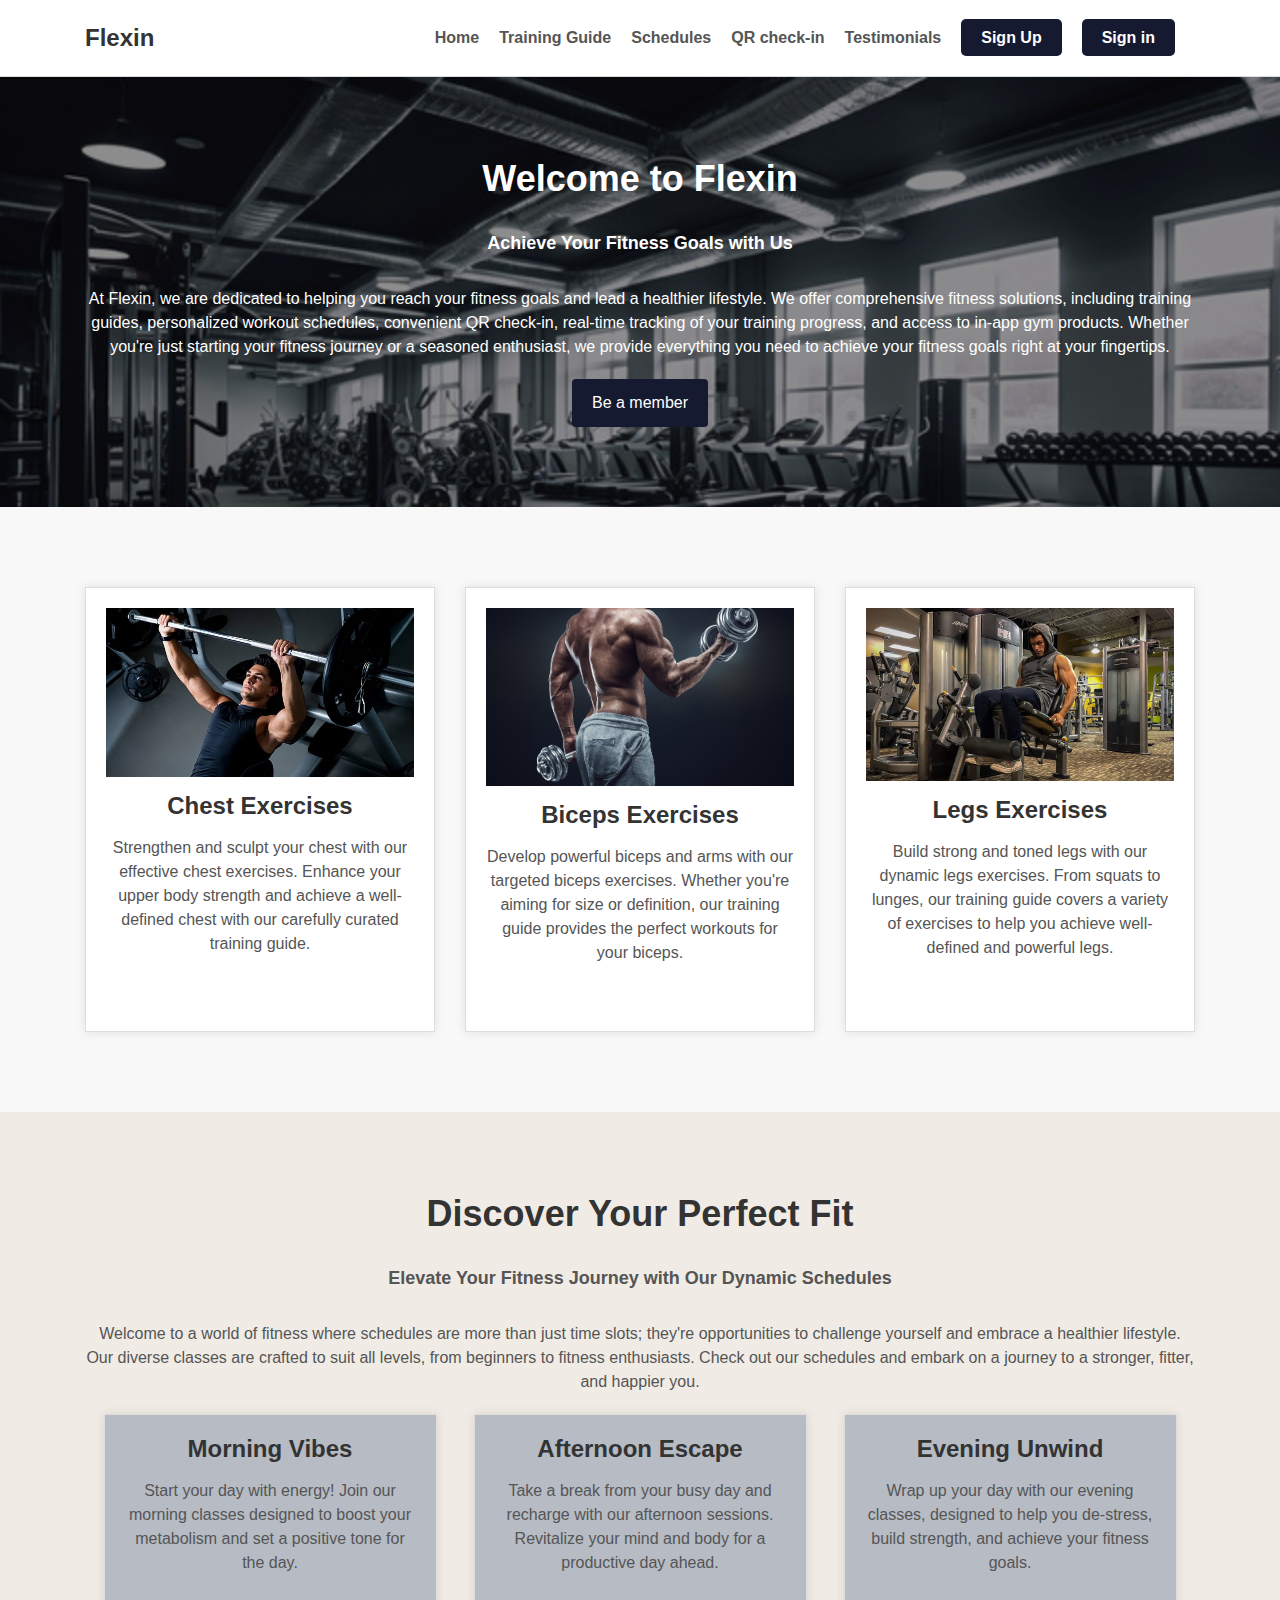
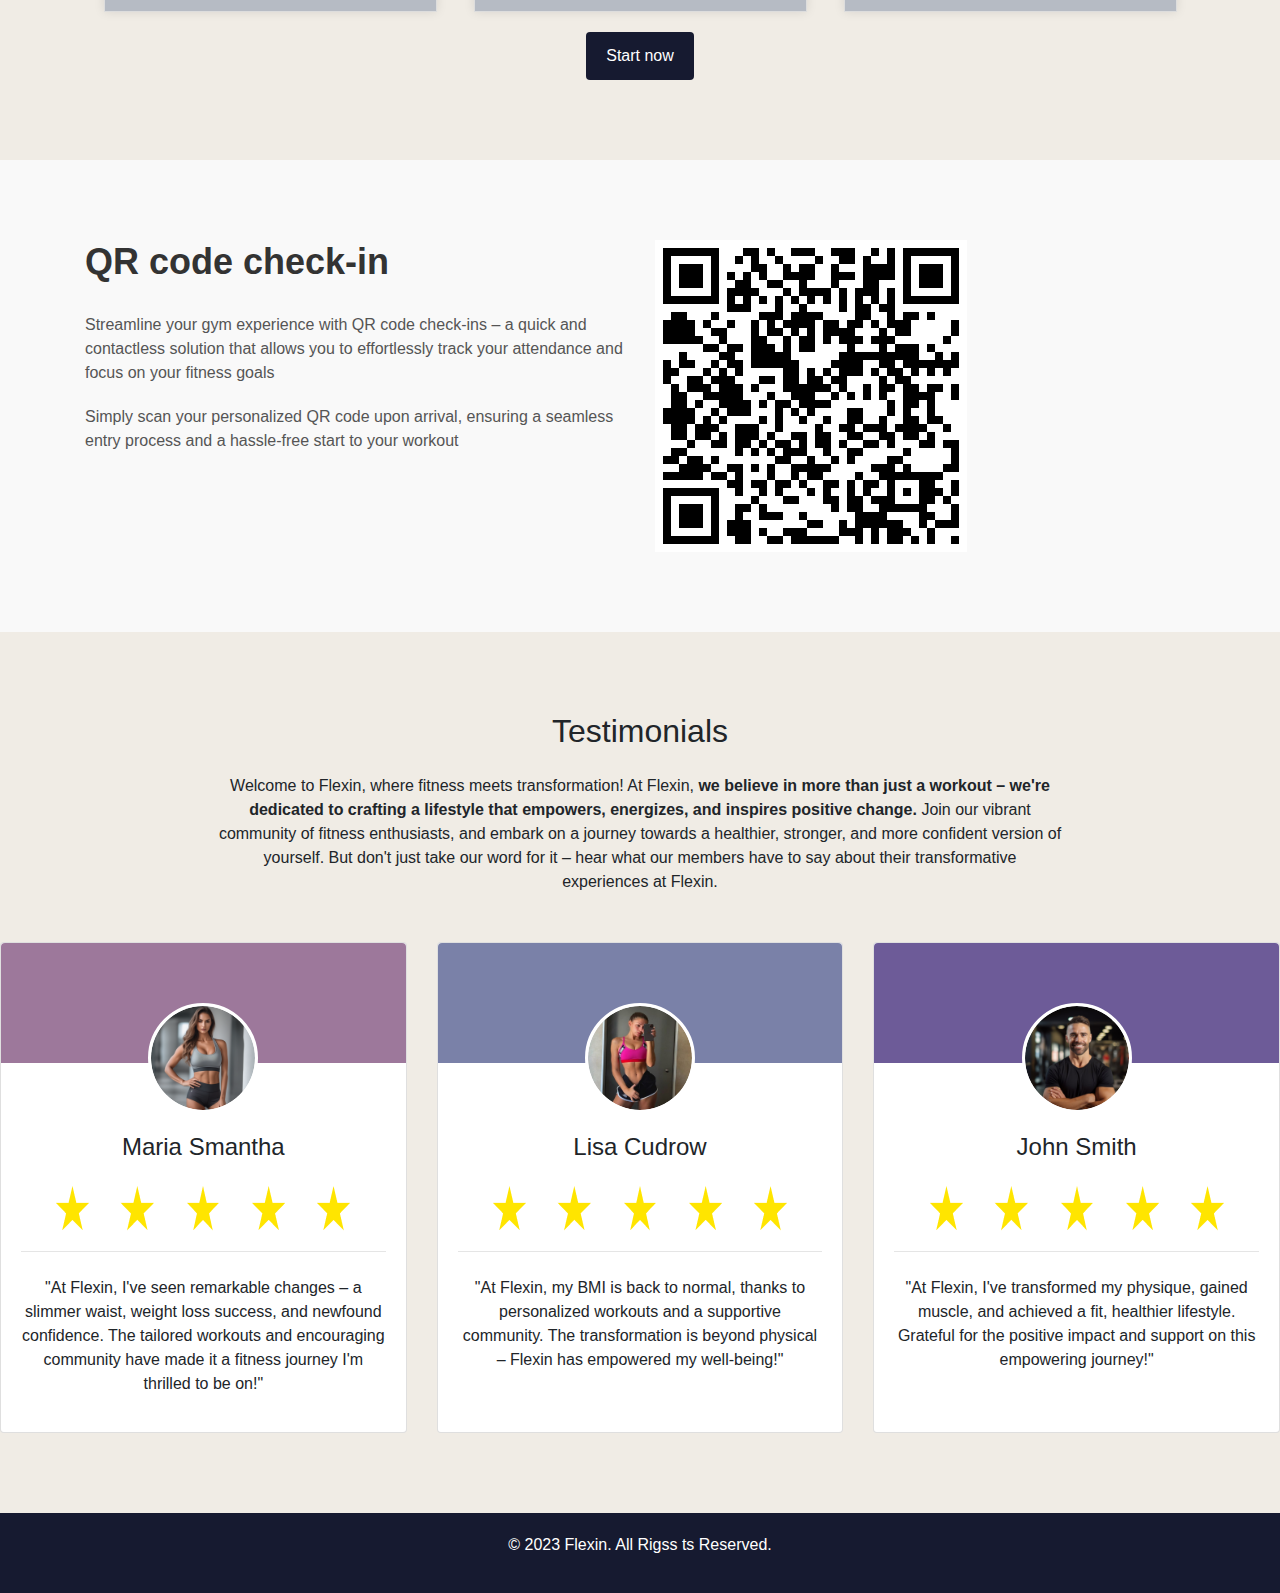
<file: User/index.html>
<!DOCTYPE html>
<html lang="en">

<head>
    <meta charset="UTF-8">
    <meta name="viewport" content="width=device-width, initial-scale=1.0">
    <link rel="stylesheet" href="https://stackpath.bootstrapcdn.com/bootstrap/4.3.1/css/bootstrap.min.css">
    <link rel="stylesheet" href="styles.css">
    <style>
        .tcolorh h2, .tcolorh  p{
            color: white !important;
        }
    </style>
</head>

<body>

    <header class="header-area header-sticky">
        <div class="container">
            <div class="row">
                <div class="col-12">
                    <nav class="main-nav">
                        <a href="index.html" class="logo">Flexin</a>
                        <ul class="nav">
                            <li class="scroll-to-section"><a href="#top" class="active">Home</a></li>
                            <li class="scroll-to-section"><a href="#Traning-guides">Training Guide</a></li>
                            <li class="scroll-to-section"><a href="#schedule">Schedules</a></li>
                            <li class="scroll-to-section"><a href="#contact-us">QR check-in</a></li>
                            <li class="scroll-to-section"><a href="#testimonial">Testimonials</a></li>
                            <li class="main-button"><a href="user_registration.php">Sign Up</a></li>
                            <li class="main-button"><a href="login.php">Sign in</a></li>
                        </ul>
                        <a class='menu-trigger'>
                            <span>Menu</span>
                        </a>
                    </nav>
                </div>
            </div>
        </div>
    </header>
    <section id="top" class="home-section">
        <div class="container">
            <div class="row">
                <div class="col-12 text-center">
                    <div class="tcolorh">
                    <h2 class="section-title">Welcome to Flexin</h2>
                    <p class="section-subtitle">Achieve Your Fitness Goals with Us</p>
                    <p class="section-description">
                        At Flexin, we are dedicated to helping you reach your fitness goals and lead a healthier lifestyle.
                        We offer comprehensive fitness solutions, including training guides, personalized workout schedules,
                        convenient QR check-in, real-time tracking of your training progress, and access to in-app gym products.
                        Whether you're just starting your fitness journey or a seasoned enthusiast, we provide everything you need
                        to achieve your fitness goals right at your fingertips.
                    </p>
                </div>
                    <a href="login.php" class="btn btn-primary btn-lg scroll-to-section">Be a member</a>
                </div>
            </div>
        </div>
    </section>
    <section id="Training-guides" class="training-guide-section">
        <div class="container">
            <div class="row">
                <div class="col-lg-4 col-md-4 col-sm-12">
                    <div class="training-box">
                        <img src="img/chests-exercise.jpg" alt="Chest Exercise Image">
                        <h3 class="box-title">Chest Exercises</h3>
                        <p class="box-description">
                            Strengthen and sculpt your chest with our effective chest exercises. Enhance your upper body
                            strength and achieve a well-defined chest with our carefully curated training guide.
                        </p>
                    </div>
                </div>
                <div class="col-lg-4 col-md-4 col-sm-12">
                    <div class="training-box">
                        <img src="img/biceps-exercise.jpg" alt="Biceps Exercise Image">
                        <h3 class="box-title">Biceps Exercises</h3>
                        <p class="box-description">
                            Develop powerful biceps and arms with our targeted biceps exercises. Whether you're aiming for
                            size or definition, our training guide provides the perfect workouts for your biceps.
                        </p>
                    </div>
                </div>
                <div class="col-lg-4 col-md-4 col-sm-12">
                    <div class="training-box">
                        <img src="img/legs-exercise.jpg" alt="Legs Exercise Image">
                        <h3 class="box-title">Legs Exercises</h3>
                        <p class="box-description">
                            Build strong and toned legs with our dynamic legs exercises. From squats to lunges, our training
                            guide covers a variety of exercises to help you achieve well-defined and powerful legs.
                        </p>
                    </div>
                </div>
            </div>
        </div>
    </section>
    <section id="schedule" class="schedule-section">
        <div class="container">
            <div class="row">
                <div class="col-12 text-center">
                    <h2 class="section-title">Discover Your Perfect Fit</h2>
                    <p class="section-subtitle">Elevate Your Fitness Journey with Our Dynamic Schedules</p>
                    <p class="section-description">
                        Welcome to a world of fitness where schedules are more than just time slots; they're opportunities
                        to challenge yourself and embrace a healthier lifestyle. Our diverse classes are crafted to suit
                        all levels, from beginners to fitness enthusiasts. Check out our schedules and embark on a journey
                        to a stronger, fitter, and happier you.
                    </p>
                    <div class="schedule-options">
                        <div class="schedule-option">
                            <h3>Morning Vibes</h3>
                            <p>Start your day with energy! Join our morning classes designed to boost your metabolism and set a positive tone for the day.</p>
                        </div>
                        <div class="schedule-option">
                            <h3>Afternoon Escape</h3>
                            <p>Take a break from your busy day and recharge with our afternoon sessions. Revitalize your mind and body for a productive day ahead.</p>
                        </div>
                        <div class="schedule-option">
                            <h3>Evening Unwind</h3>
                            <p>Wrap up your day with our evening classes, designed to help you de-stress, build strength, and achieve your fitness goals.</p>
                        </div>
                    </div>
                    <a href="user_registration.php" class="btn btn-primary btn-lg scroll-to-section">Start now</a>
                </div>
            </div>
        </div>
    </section>
    <section id="contact-us" class="contact-section">
        <div class="container">
            <div class="row">
                <div class="col-lg-6 col-md-6 col-sm-12">
                    <h2 class="section-title">QR code check-in</h2>
                    <p class="section-description">
                        Streamline your gym experience with QR code check-ins – a quick and contactless solution that allows you to effortlessly track your attendance and focus on your fitness goals
                    </p>
                    <p class="section-description">
                        Simply scan your personalized QR code upon arrival, ensuring a seamless entry process and a hassle-free start to your workout
                    </p>
                </div>
                <div class="col-lg-6 col-md-6 col-sm-12">
                    <img src="img/home_qr_code.jpg" alt="qr code">
                </div>
            </div>
        </div>
        </section>
        <section id="testimonial" class="testimonial-section">
            <div class="row d-flex justify-content-center">
              <div class="col-md-10 col-xl-8 text-center">
                <h2 class="mb-4">Testimonials</h2>
                <p class="mb-4 pb-2 mb-md-5 pb-md-0">
                    Welcome to Flexin, where fitness meets transformation! At Flexin, 
                    <b>we believe in more than just a workout – we're dedicated to crafting a lifestyle that 
                    empowers, energizes, and inspires positive change.</b> Join our vibrant community of fitness 
                    enthusiasts, and embark on a journey towards a healthier, stronger, and more confident 
                    version of yourself. But don't just take our word for it – hear what our members have to 
                    say about their transformative experiences at Flexin.
                </p>
              </div>
            </div>
            <div class="row text-center d-flex align-items-stretch">
              <div class="col-md-4 mb-5 mb-md-0 d-flex align-items-stretch">
                <div class="card testimonial-card">
                  <div class="card-up" style="background-color: #9d789b;"></div>
                  <div class="avatar mx-auto bg-white">
                    <img src="img/testimonial-woman-one.png"
                      class="rounded-circle img-fluid" />
                  </div>
                  <div class="card-body">
                    <h4 class="mb-4">Maria Smantha</h4>
                    <img src="img/start-rating.png" alt="start-rating">
                    <hr />
                    <p class="dark-grey-text mt-4">
                      <i class="fas fa-quote-left pe-2"></i>"At Flexin, I've seen remarkable changes – a slimmer waist, weight loss success, and newfound confidence. The tailored workouts and encouraging community have made it a fitness journey I'm thrilled to be on!"
                    </p>
                  </div>
                </div>
              </div>
              <div class="col-md-4 mb-5 mb-md-0 d-flex align-items-stretch">
                <div class="card testimonial-card">
                  <div class="card-up" style="background-color: #7a81a8;"></div>
                  <div class="avatar mx-auto bg-white">
                    <img src="img/testimonial-woman-two.png"
                      class="rounded-circle img-fluid" />
                  </div>
                  <div class="card-body">
                    <h4 class="mb-4">Lisa Cudrow</h4>
                    <img src="img/start-rating.png" alt="start-rating">
                    <hr />
                    <p class="dark-grey-text mt-4">
                      <i class="fas fa-quote-left pe-2"></i>"At Flexin, my BMI is back to normal, thanks to personalized workouts and a supportive community. The transformation is beyond physical – Flexin has empowered my well-being!"
                    </p>
                  </div>
                </div>
              </div>
              <div class="col-md-4 mb-0 d-flex align-items-stretch">
                <div class="card testimonial-card">
                  <div class="card-up" style="background-color: #6d5b98;"></div>
                  <div class="avatar mx-auto bg-white">
                    <img src="img/testimonial-man-one.png"
                      class="rounded-circle img-fluid" />
                  </div>
                  <div class="card-body">
                    <h4 class="mb-4">John Smith</h4>
                    <img src="img/start-rating.png" alt="start-rating">
                    <hr />
                    <p class="dark-grey-text mt-4">
                      <i class="fas fa-quote-left pe-2"></i>"At Flexin, I've transformed my physique, gained muscle, and achieved a fit, healthier lifestyle. Grateful for the positive impact and support on this empowering journey!"
                    </p>
                  </div>
                </div>
              </div>
            </div>
          </section>
          
    <div class="footer">
        <p>&copy; 2023 Flexin. All Rigss  ts Reserved.</p>
    </div>
    
    
    


    <script src="https://code.jquery.com/jquery-3.3.1.slim.min.js"></script>
    <script src="https://cdnjs.cloudflare.com/ajax/libs/popper.js/1.14.7/umd/popper.min.js"></script>
    <script src="https://stackpath.bootstrapcdn.com/bootstrap/4.3.1/js/bootstrap.min.js"></script>
    <script>

        document.querySelector('.menu-trigger').addEventListener('click', function () {
            document.querySelector('.nav').classList.toggle('show');
        });
    </script>
</body>

</html>
</file>
<file: User/styles.css>
body {
    font-family: 'Arial', sans-serif;
}

.header-area {
    background-color: #fff; /* Set your desired background color */
    border-bottom: 1px solid #ddd; /* Set border color */
    padding: 20px 0;
}

.main-nav {
    display: flex;
    justify-content: space-between;
    align-items: center;
}

.logo {
    font-size: 24px;
    font-weight: bold;
    color: #333; /* Set logo color */
    text-decoration: none;
}

.nav {
    list-style: none;
    display: flex;
    margin: 0;
    padding: 0;
}

.nav li {
    margin-right: 20px;
}

.nav a {
    text-decoration: none;
    color: #555; /* Set link color */
    font-weight: bold;
    transition: color 0.3s;
}

.nav a:hover {
    color: #31304D; /* Set link color on hover */
}

.main-button a {
    background-color: #161A30; /* Set button background color */
    color: #fff; /* Set button text color */
    padding: 10px 20px;
    border-radius: 5px;
    text-decoration: none;
}

.menu-trigger {
    display: none;
}

@media (max-width: 768px) {
    .nav {
        display: none;
        flex-direction: column;
        width: 100%;
        text-align: center;
        position: absolute;
        top: 70px;
        left: 0;
        background-color: #fff;
        box-shadow: 0px 0px 10px rgba(0, 0, 0, 0.1);
    }

    .nav.show {
        display: flex;
    }

    .nav li {
        margin: 0;
        margin-bottom: 10px;
    }

    .menu-trigger {
        display: block;
        cursor: pointer;
    }
}

/* Add your custom styles here */

.home-section {
    background-image: url(img/homebg.png);
    padding: 80px 0;
    color: #fff; /* Set text color to contrast with the background */
    text-align: center; /* Center-align the text */
    background-size: cover;
    background-repeat: no-repeat;
}


.section-title {
    font-size: 30px;
    font-weight: bold;
    color: #333; /* Set title color */
}

.section-subtitle {
    font-size: 65px;
    font-weight: bold;
    color: #555; /* Set subtitle color */
    margin-bottom: 30px;
}

.section-description {
    font-size: 16px;
    color: #777; /* Set description color */
    margin-bottom: 30px;
}

.btn-primary {
    background-color: #161A30; /* Set button background color */
    color: #fff; /* Set button text color */
    border: none;
}

.btn-primary:hover {
    background-color: #31304D; /* Set button background color on hover */
}

/* Responsive Styles */
@media (max-width: 768px) {
    .home-section {
        padding: 60px 0;
    }

    .section-title {
        font-size: 28px;
    }

    .section-subtitle {
        font-size: 16px;
        margin-bottom: 20px;
    }

    .section-description {
        font-size: 14px;
        margin-bottom: 20px;
    }
}

/* Add your custom styles here */

.training-guide-section {
    padding: 80px 0;
    background-color: #f8f8f8;
}

.training-box {
    background-color: #fff;
    border: 1px solid #ddd;
    padding: 20px;
    text-align: center;
    margin-bottom: 30px;
    box-shadow: 0 0 10px rgba(0, 0, 0, 0.1);
    transition: transform 0.3s;
    height: 100%; /* Set a fixed height for the training boxes */
    display: flex;
    flex-direction: column;
}

.training-box:hover {
    transform: translateY(-5px);
}

.training-box img {
    max-width: 100%;
    height: auto;
    object-fit: cover; /* Ensure the image covers the entire container without stretching */
    margin-bottom: 15px;
}

.box-title {
    font-size: 24px;
    font-weight: bold;
    color: #333;
    margin-bottom: 15px;
}

.box-description {
    font-size: 16px;
    color: #555;
}

.schedule-section {
    padding: 80px 0;
    background-color: #F0ECE5;
}

.testimonial-section{
    padding: 80px 0;
    background-color: #F0ECE5;
}

.section-title {
    font-size: 36px;
    font-weight: bold;
    color: #333;
}

.section-subtitle {
    font-size: 18px;
    font-weight: bold;
    color: #555;
    margin-bottom: 30px;
}

.section-description {
    font-size: 16px;
    color: #777;
    margin-bottom: 30px;
}

.schedule-options {
    display: flex;
    justify-content: space-around;
    flex-wrap: wrap;
}

.schedule-option {
    width: 30%;
    padding: 20px;
    background-color: #B6BBC4;
    border: 1px solid #ddd;
    margin-bottom: 20px;
    box-shadow: 0 0 10px rgba(0, 0, 0, 0.1);
}

.schedule-option h3 {
    font-size: 24px;
    font-weight: bold;
    color: #333;
    margin-bottom: 15px;
}

.schedule-option p {
    font-size: 16px;
    color: #555;
}

/* Add your custom styles here */

.contact-section {
    padding: 80px 0;
    background-color: #f9f9f9;
}

.section-title {
    font-size: 36px;
    font-weight: bold;
    color: #333;
    margin-bottom: 30px;
}

.section-description {
    font-size: 16px;
    color: #555;
    margin-bottom: 20px;
}

.contact-form {
    background-color: #fff;
    padding: 30px;
    border: 1px solid #ddd;
    box-shadow: 0 0 10px rgba(0, 0, 0, 0.1);
}

.form-group {
    margin-bottom: 20px;
}

.form-group label {
    display: block;
    font-size: 16px;
    font-weight: bold;
    color: #333;
    margin-bottom: 8px;
}

.form-group input,
.form-group textarea {
    width: 100%;
    padding: 10px;
    font-size: 16px;
    border: 1px solid #ddd;
    border-radius: 4px;
}

.form-group textarea {
    resize: vertical;
}

.btn-primary {
    background-color: #161A30;
    color: #fff;
    padding: 12px 20px;
    font-size: 16px;
    border: none;
    border-radius: 4px;
    cursor: pointer;
}

.btn-primary:hover {
    background-color: #31304D;
}

.footer {
    background-color: #161A30;
    color: #fff;
    padding: 20px 0;
    text-align: center;
}

.testimonial-card .card-up {
    height: 120px;
    overflow: hidden;
    border-top-left-radius: 0.25rem;
    border-top-right-radius: 0.25rem;
  }
  .testimonial-card .avatar {
    width: 110px;
    margin-top: -60px;
    overflow: hidden;
    border: 3px solid #fff;
    border-radius: 50%;
  }
</file>
